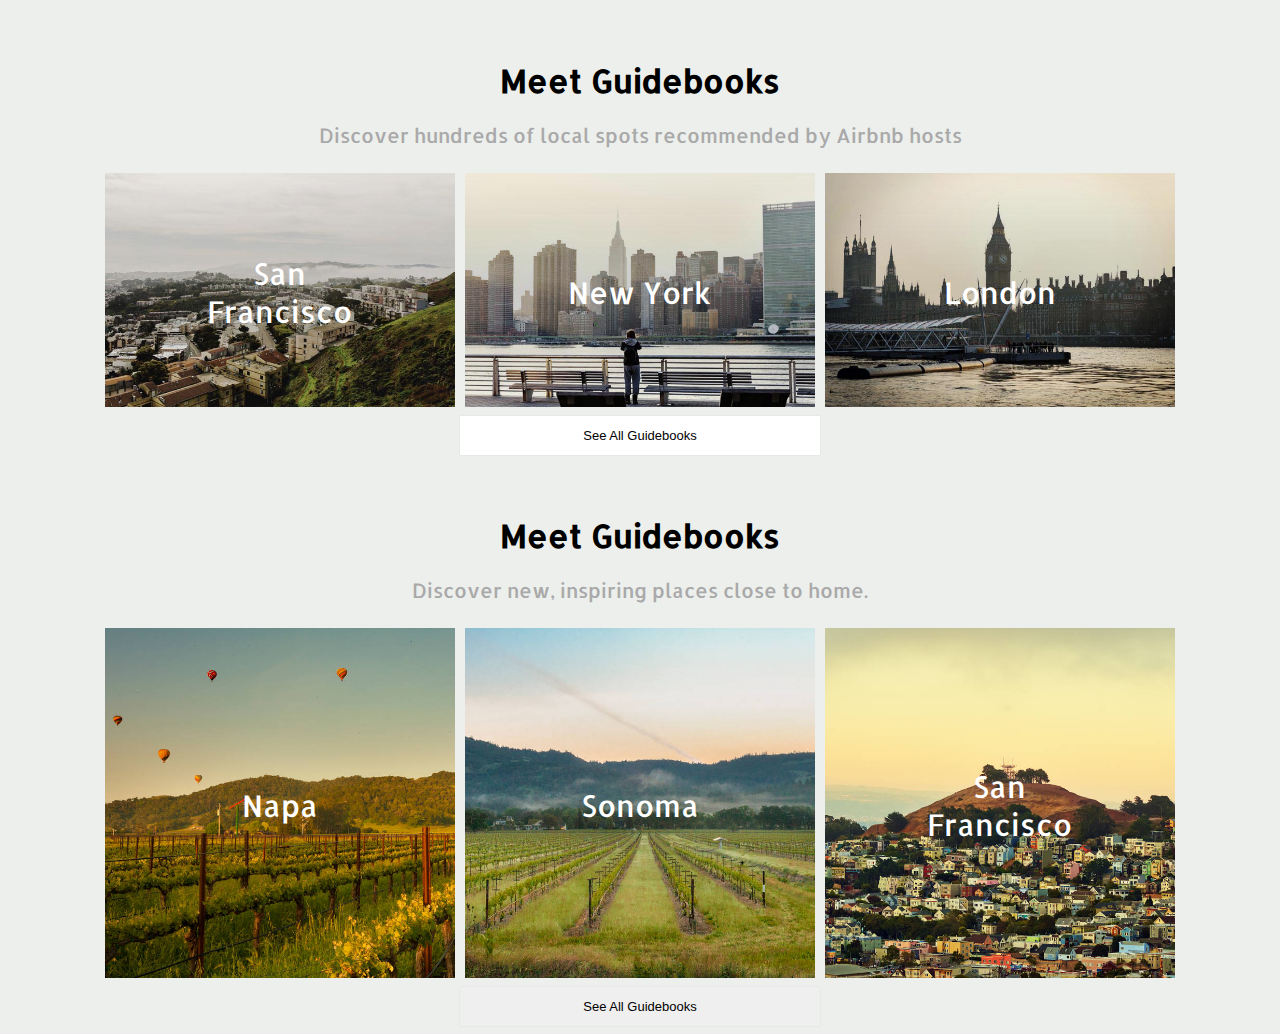
<file: MohammedAlotifi/week2/01-airbnb-layout/index.html>
<!DOCTYPE html>
<html lang="en">
<head>
  <meta charset="UTF-8">
  <meta name="viewport" content="width=device-width, initial-scale=1">
  <link rel="stylesheet" type="text/css" href="css/style.css">
  <link href='https://fonts.googleapis.com/css?family=Allerta' rel='stylesheet'>
  <title>Hello Front-End</title>
</head>
<body>
    <div class="h1">
      <h1>Meet Guidebooks</h1>
    <p>Discover hundreds of local spots recommended by Airbnb hosts</p></div>

    <div class="row">
      <div class="column">
        <img src="img/san-francisco.jpg" alt="Snow" style="width:100%">
        <div class="desc">San Francisco</div>
      </div>
      <div class="column">
        <img src="img/new-york.jpg" alt="Forest" style="width:100%">
        <div class="desc">New York</div>
      </div>
      <div class="column">
        <img src="img/london.jpg" alt="Mountains" style="width:100%">
        <div class="desc">London</div>
      </div>
      <button class="btn more"><span>See All Guidebooks </span></button>
    </div>

    <div class="h2">
      <h1>Meet Guidebooks</h1>
    <p>Discover new, inspiring places close to home.</p></div>

    <div class="row">
      <div class="column">
        <img src="img/napa.jpg" alt="Snow" style="width:100%">
        <div class="desc">Napa</div>
      </div>
      <div class="column">
        <img src="img/sonoma.jpg" alt="Forest" style="width:100%">
        <div class="desc">Sonoma</div>
      </div>
      <div class="column">
        <img src="img/san-francisco-2.jpg" alt="Mountains" style="width:100%">
        <div class="desc">San Francisco</div>
      </div>
      <button class="btn mores"><span>See All Guidebooks </span></button>
    </div>
</body>
</html>
</file>
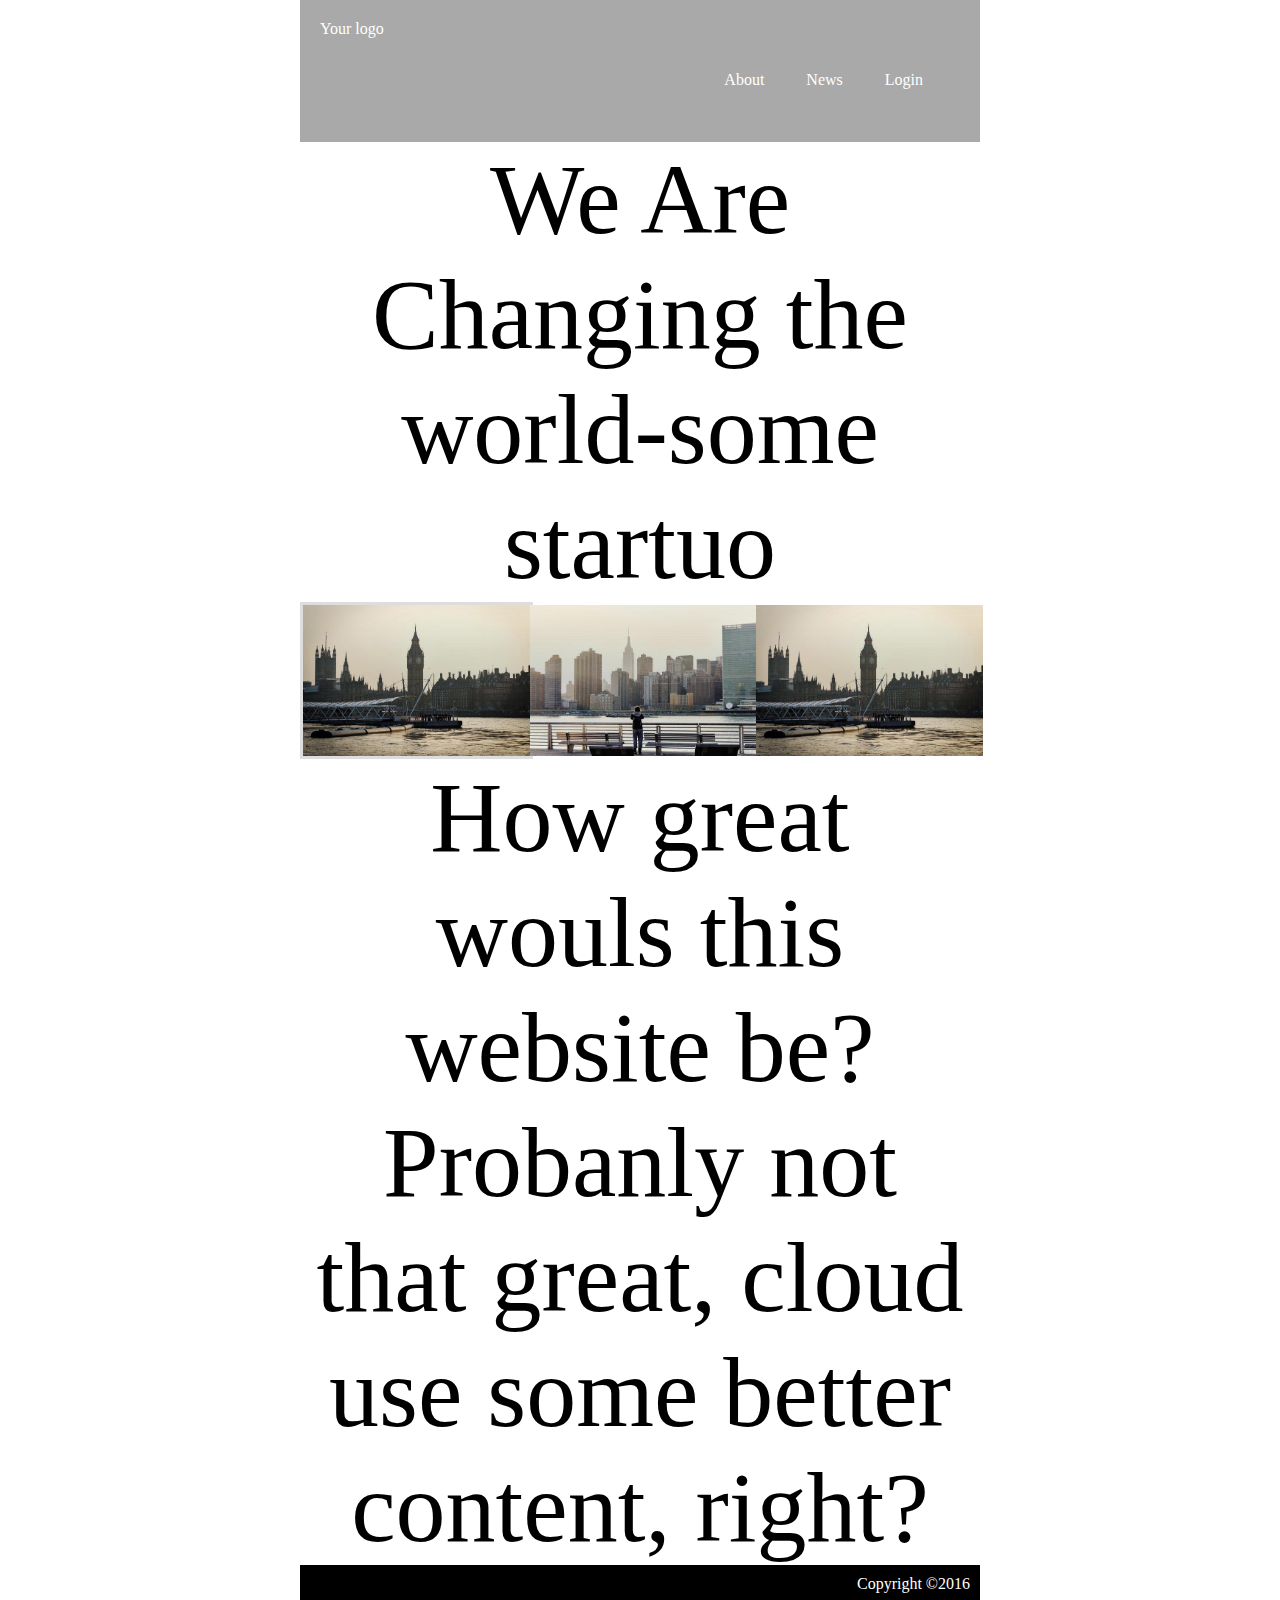
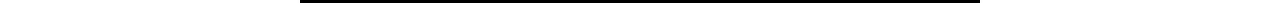
<file: MohammedAlotifi/week2/02-dom-tree/index.html>
<!DOCTYPE html>
<html>
    <head>
        <title>My Site</title>
        <link rel="stylesheet" href="home.css">
    </head>
<body>
    <!--nav-->
<div class="nav">
<div class="logo">Your logo
</div>
    <div class="list">
        <ul>
            <li>About</li>
            <li>News</li>
            <li>Login</li>
        </ul>
    </div>
</div>
</body>
<!--main-->
<main>
    <section>
        <div class="h1">We Are Changing the world-some startuo</div>
        <div class="img">
            <img src="img/london.jpg" alt="Snow" style="width:100%"> <img src="img/new-york.jpg" alt="Snow" style="width:100%">
            <img src="img/london.jpg" alt="Snow" style="width:100%">
        </div>
        <div class="h2">
            How great wouls this website be?
            Probanly not that great, cloud use some better content, right?
        </div>
    </section>
    <!--Footer-->
    <div class="footer">
            Copyright &copy2016
    </div>
</main>

</html>
</file>
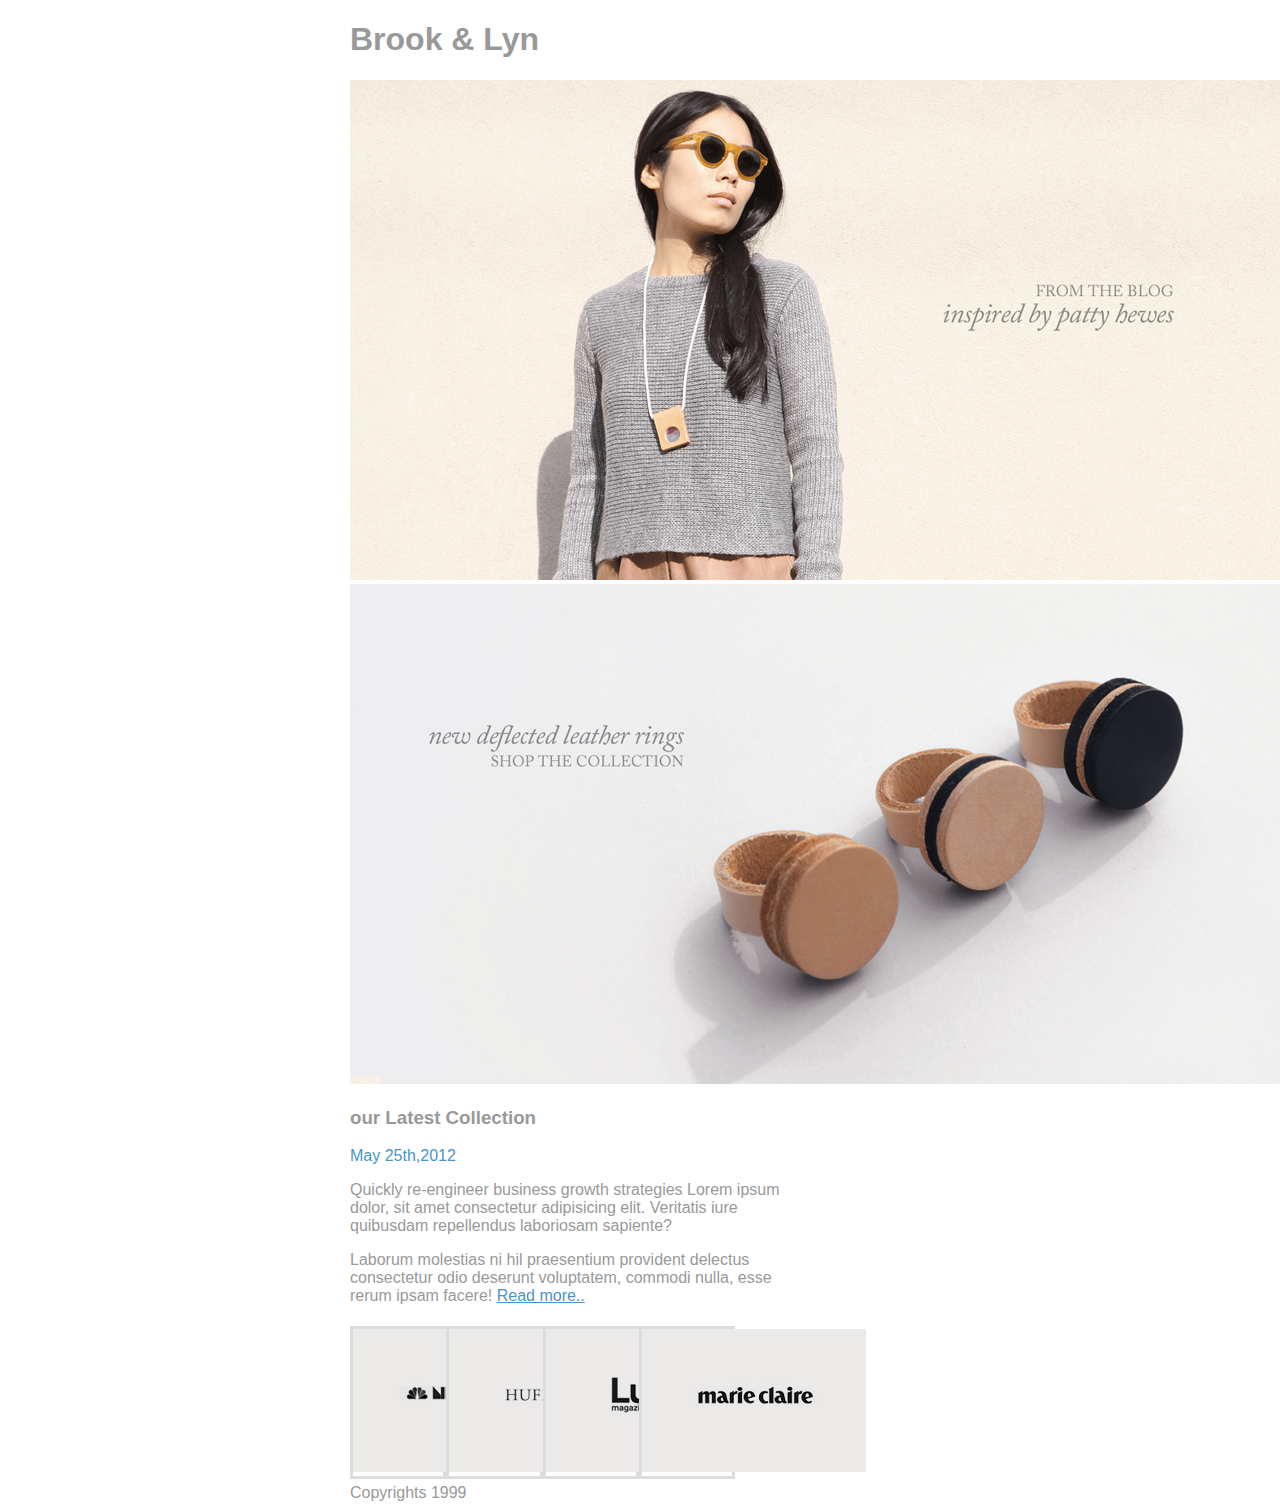
<file: MohammedAlotifi/week2/03-brooklyn-source_HW/index.html>
<!doctype html>
<html lang="en">
<head>
    	<meta charset="utf-8">
    	<meta name="description" content="">
    	<meta name="keywords" content="">
	
		<title>Brook &amp; Lyn</title>
		
		<!-- external CSS link -->
		<link rel="stylesheet" href="css/normalize.css">
		<link rel="stylesheet" href="css/style.css">
</head>

<body>
		<h1>Brook & Lyn</h1>
		<img class="head-img"  src="images/home-bloghero.png" alt="Home bloghero">
		<img class="head-img" src="images/home-rings.png" alt="Home rings">

	<div id="container">

<!-- <section> -->
<h3> our Latest Collection</h3>
<p class="date"> May 25th,2012</p>
<p>Quickly re-engineer business growth strategies Lorem ipsum dolor, sit amet consectetur adipisicing elit. Veritatis iure quibusdam repellendus laboriosam sapiente? </p>
<p>Laborum molestias ni hil praesentium provident delectus consectetur odio deserunt voluptatem, commodi nulla, esse rerum ipsam facere! <a href="" >Read more..
</a> 
</p>
</section>

<div class="four"><img class="logos" src="images/press-nbcnewyork.gif" alt=""></div>
<div class="four"><img class="logos" src="images/press-huffpost.gif" alt=""></div>
<div class="four"><img class="logos" src="images/press-logo_lucky.gif" alt=""></div>
<div class="four"><img class="logos" src="images/press-marieclaire.gif" alt=""></div>
<!--footer-->
<footer>Copyrights 1999 </footer>
	</div><!-- #container --> 
</body>
</html>
</file>
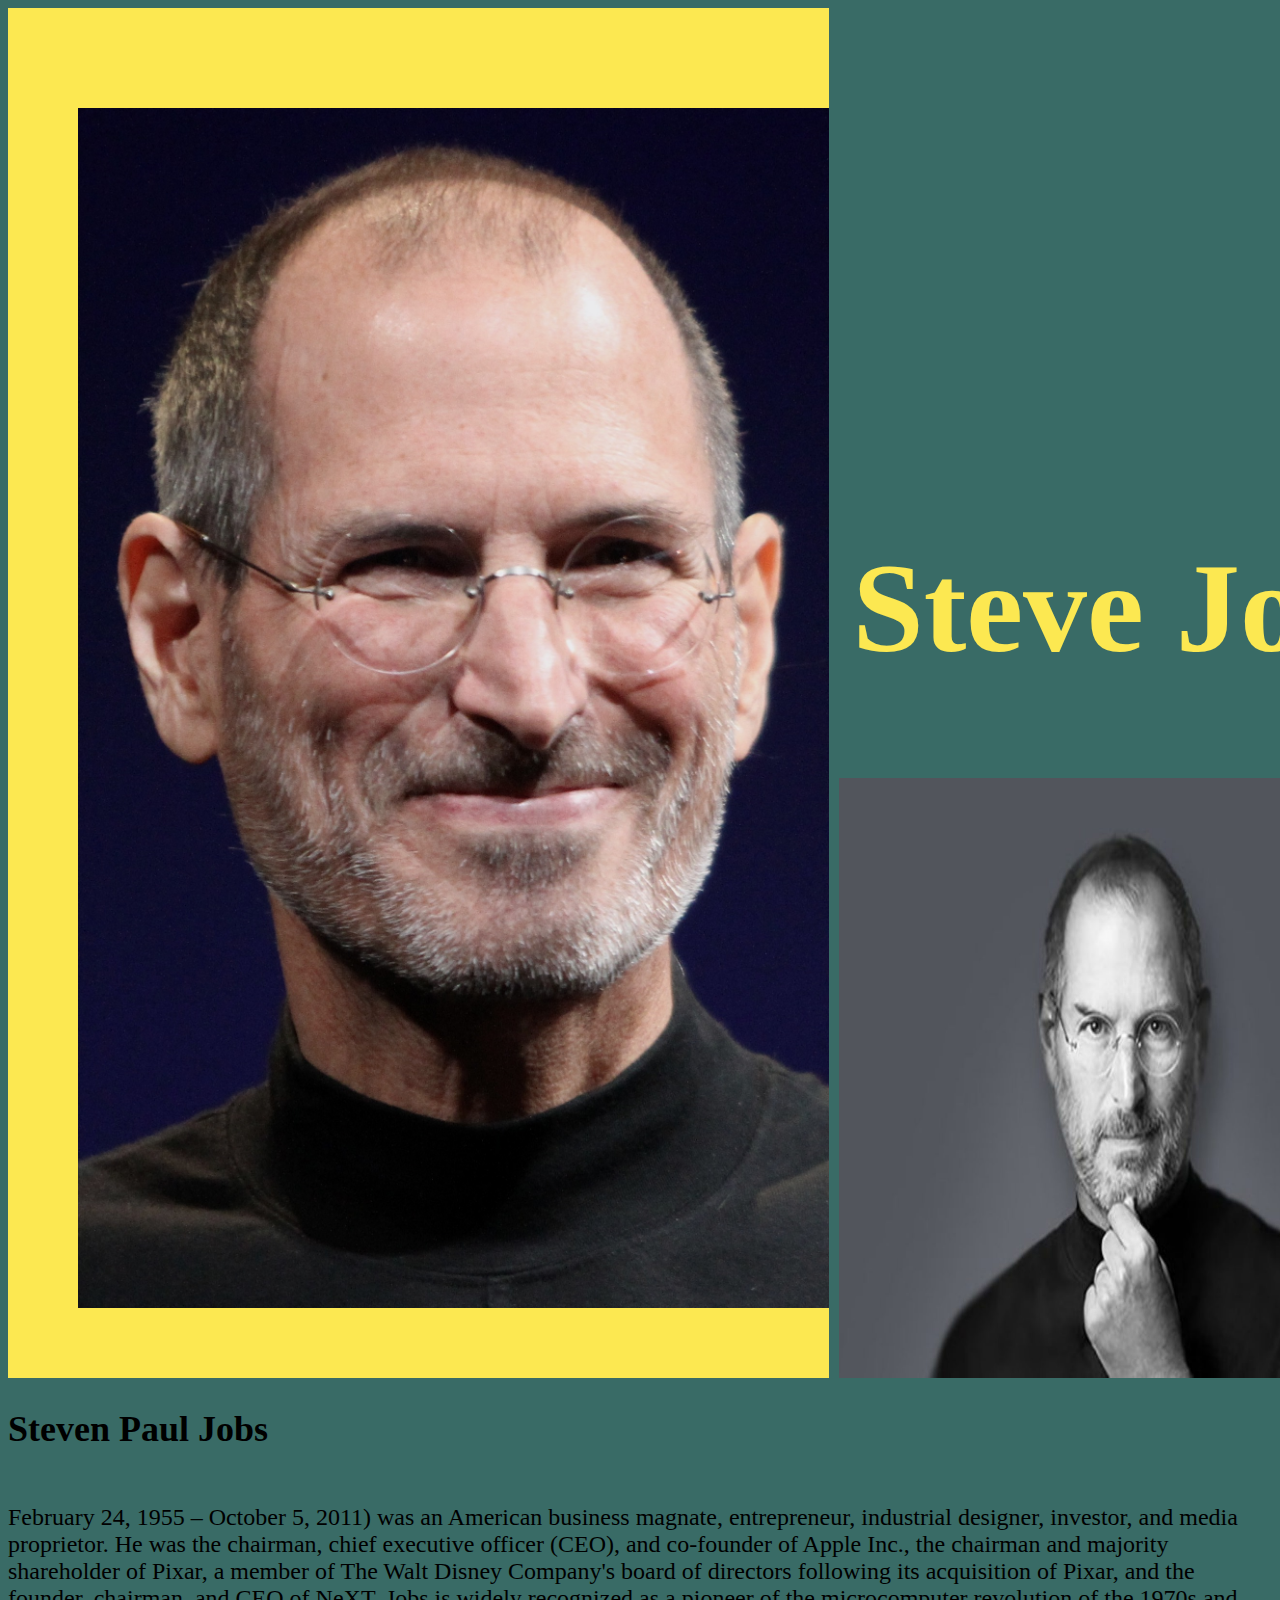
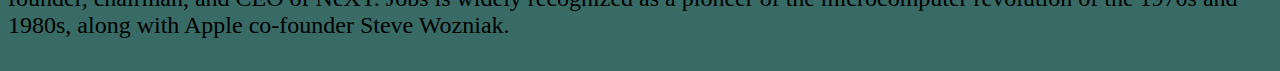
<file: MohammedAlotifi/week3/02-your-favorite-musician/index.html>
<!DOCTYPE html>
<html lang="en">
<head>
    <meta charset="UTF-8">
    <meta name="viewport" content="width=device-width, initial-scale=1.0">
    <meta http-equiv="X-UA-Compatible" content="ie=edge">
    <title>Steve Jobs</title>
    <link rel="stylesheet" href="style/style.css">
</head>
<body>
    <div class="header">
        <div class="img">
                <div class="img h1">
                        <h1>Steve Jobs</h1>
                     </div>
            <div class="img one">
               <img src="img/Steve_1.jpg" alt="" style="height: 1200px;
               width: auto;">
            </div>
            <div class="img tow">
                <img src="img/Steve-2.jpg" alt="" style="height: 600px;
                width: 600px;">
            </div>  
            <div class="img three">
               <img src="img/Steve-3.jpg" alt="" style="height: 600px;
               width: 400px;">
            </div>
        </div>
        <div class="about">
         <h2>Steven Paul Jobs</h2>
            <p>February 24, 1955 – October 5, 2011) was an American business magnate, entrepreneur, industrial designer, investor, and media proprietor. He was the chairman, chief executive officer (CEO), and co-founder of Apple Inc., the chairman and majority shareholder of Pixar,
                 a member of The Walt Disney Company's board of directors following its acquisition of Pixar, and the founder, chairman, and CEO of NeXT. 
                 Jobs is widely recognized as a pioneer of the microcomputer revolution of the 1970s and 1980s, along with Apple co-founder Steve Wozniak.</p>
        </div>         
    </div>

    
</body>
</html>
</file>
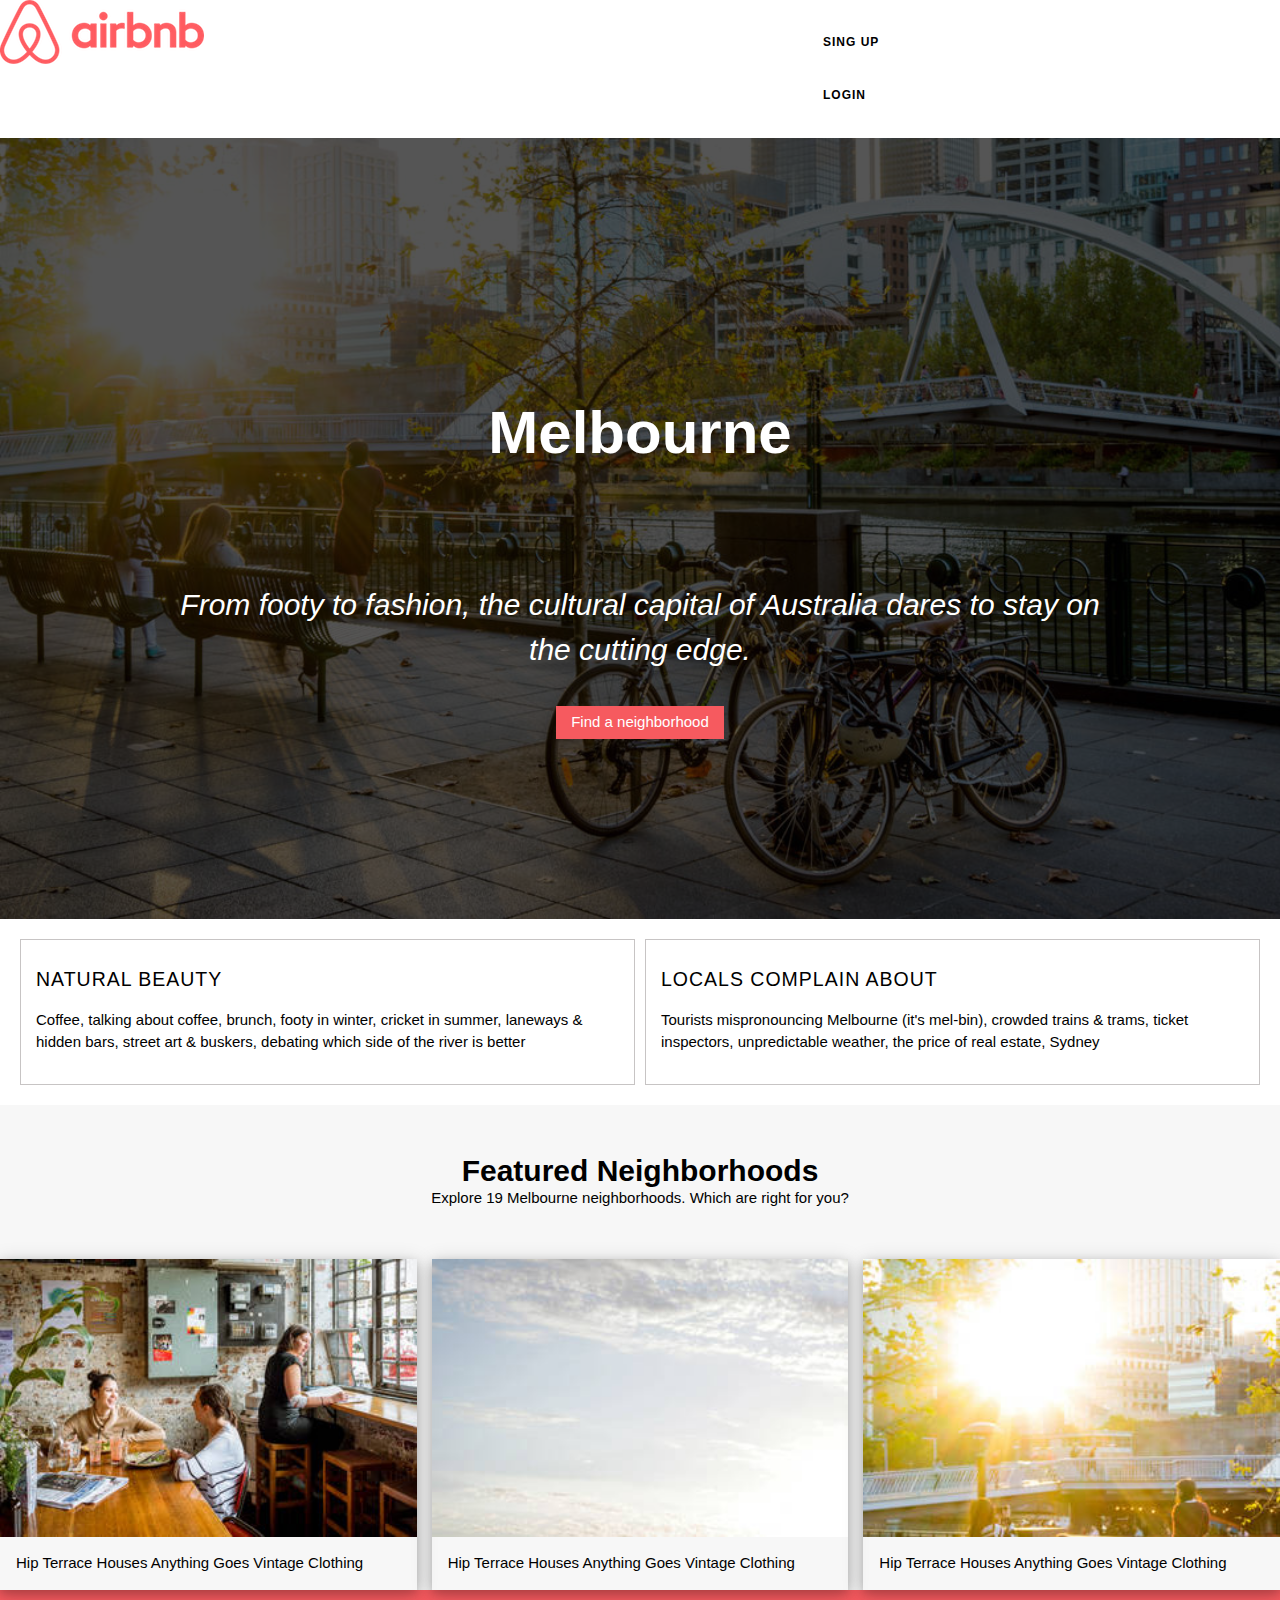
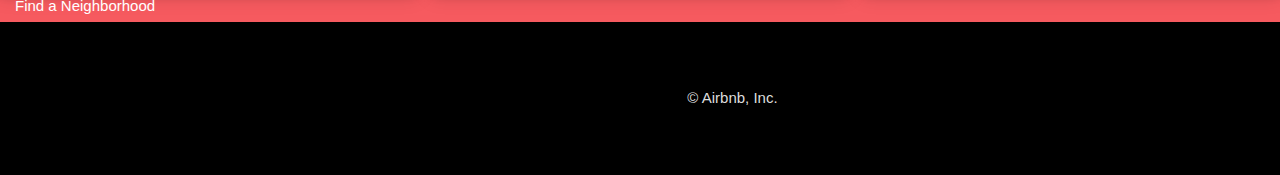
<file: MohammedAlotifi/week3/03-airbnb-layout-advanced/index.html>
<!DOCTYPE html>
<html lang="en">
  <head>
    <meta charset="UTF-8" />
    <meta name="viewport" content="width=device-width, initial-scale=1.0" />
    <meta http-equiv="X-UA-Compatible" content="ie=edge" />
    <title>National Parks</title>
    <link rel="stylesheet" type="text/css" href="css/styles.css" />
    <link rel="stylesheet" href="https://www.w3schools.com/w3css/4/w3.css">
  </head>
  <body>
    <header>
      <div class="logo"><img src="img/logo.png" alt="">
      <nav>
        <ul class="navigation">
          <li><a href="#hero">Sing Up</a></li>
          <li><a href="#about">Login</a></li>
        </ul>
      </nav>
    </div>
    </header>
    <main>
      <section id="hero" class="hero-cont">
        <div class="hero">
          <h2>Melbourne</h2>
          <h1>From footy to fashion, the cultural capital of Australia dares to stay on the cutting edge.</h1>
          <a class="aboutbtn" href="#about">Find a neighborhood</a>
        </div>
      </section>
          <div class="aboutrow">
            <div class="aboutcol">
              <h4>Natural Beauty</h4>
              <p>
                Coffee, talking about coffee, brunch, footy in winter, cricket in summer, 
                laneways & hidden bars, street art & buskers, debating which side of the river is better
              </p>
            </div>
            <div class="aboutcol">
              <h4>Locals Complain About</h4>
              <p>
                Tourists mispronouncing Melbourne (it's mel-bin), 
                crowded trains & trams, ticket inspectors, 
                unpredictable weather, the price of real estate, Sydney
              </p>
            </div>
          </div>
        </div>
        <div class="feat-right">
          <h3>Featured Neighborhoods</h3>
          <p>
            Explore 19 Melbourne neighborhoods. Which are right for you?
          </p>
        </div>
          <div class="img">
          <div class="w3-card-4" style="width:100%">
            <img src="img/fitzroy.jpg" alt="Person" style="width:100%">
            <div class="w3-container">
              <p>Hip Terrace Houses Anything Goes Vintage Clothing</p>
         </div>
         </div>
         <div class="w3-card-4" style="width:100%">
          <img src="img/st-kilda.jpg" alt="Person" style="width:100%">
          <div class="w3-container">
            <p>Hip Terrace Houses Anything Goes Vintage Clothing</p>
       </div>
         </div>
         <div class="w3-card-4" style="width:100%">
          <img src="img/central-business-district.jpg" alt="Person" style="width:100%">
          <div class="w3-container">
            <p>Hip Terrace Houses Anything Goes Vintage Clothing</p>
        </div>
         </div>
        </div>
         
      <section id="cta" class="cta">
          <a class="contactbtn">Find a Neighborhood</a>
      </section>
    </main>
    <footer>
        <p class="footer">© Airbnb, Inc.</p>
    </footer>
  </body>
</html>
</file>
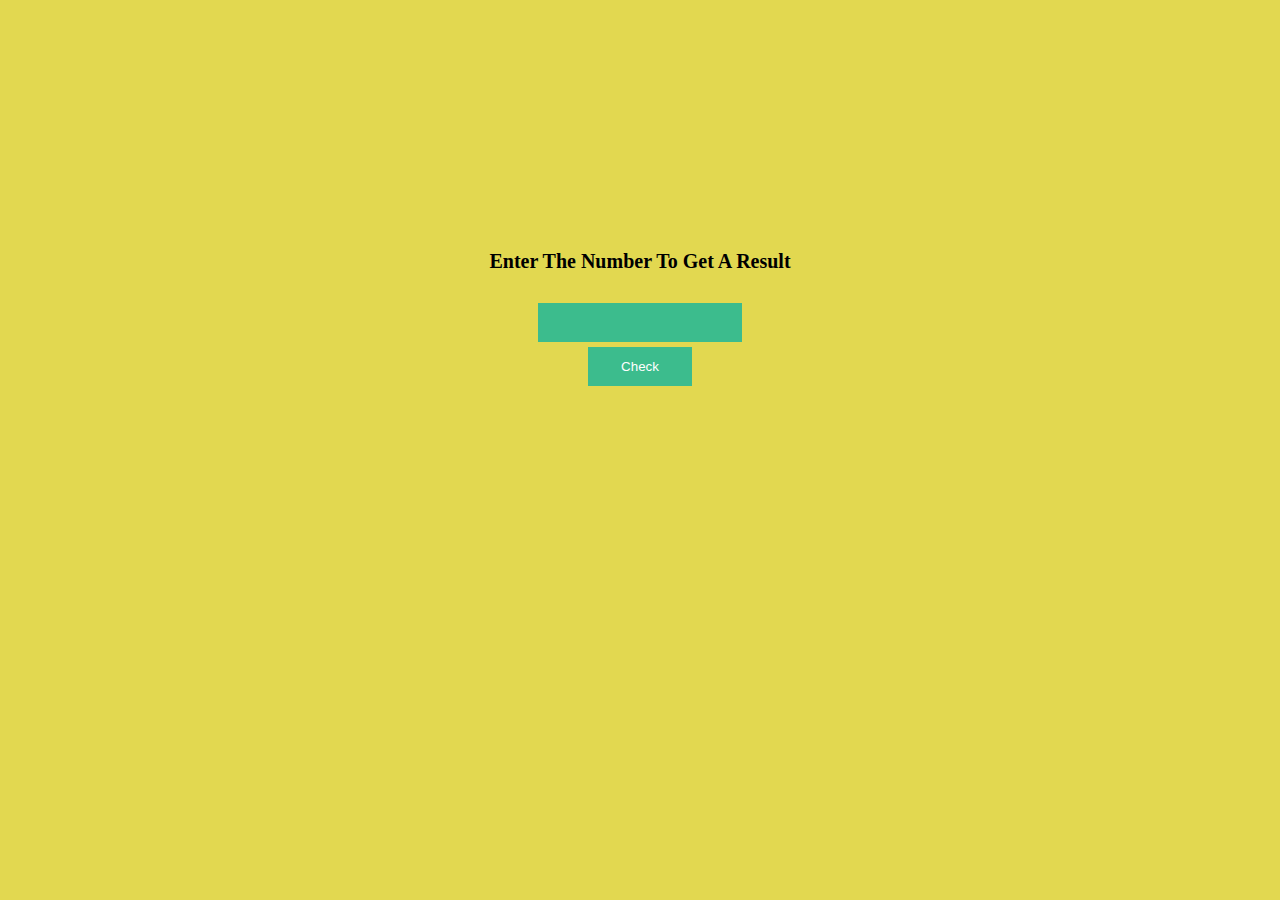
<file: MohammedAlotifi/week4/Homework/index.html>
<!DOCTYPE html>
<html lang="en">
 <head>
    <meta charset="UTF-8">
    <meta name="viewport" content="width=device-width, initial-scale=1.0">
    <meta http-equiv="X-UA-Compatible" content="ie=edge">
    <title>My First JavaScript</title>
    <link rel="stylesheet" href="style.css">
    <script src="java.js"></script>
 </head>
  <body>
     <div class="no">
        
           <h3>Enter The Number To Get A Result</h3>

            <input type="number" id="myNumber" value="">
            <button onclick="myFunction()">Check</button>
            <p id="Result"></p>
     </div>
  </body>
</html>
</file>
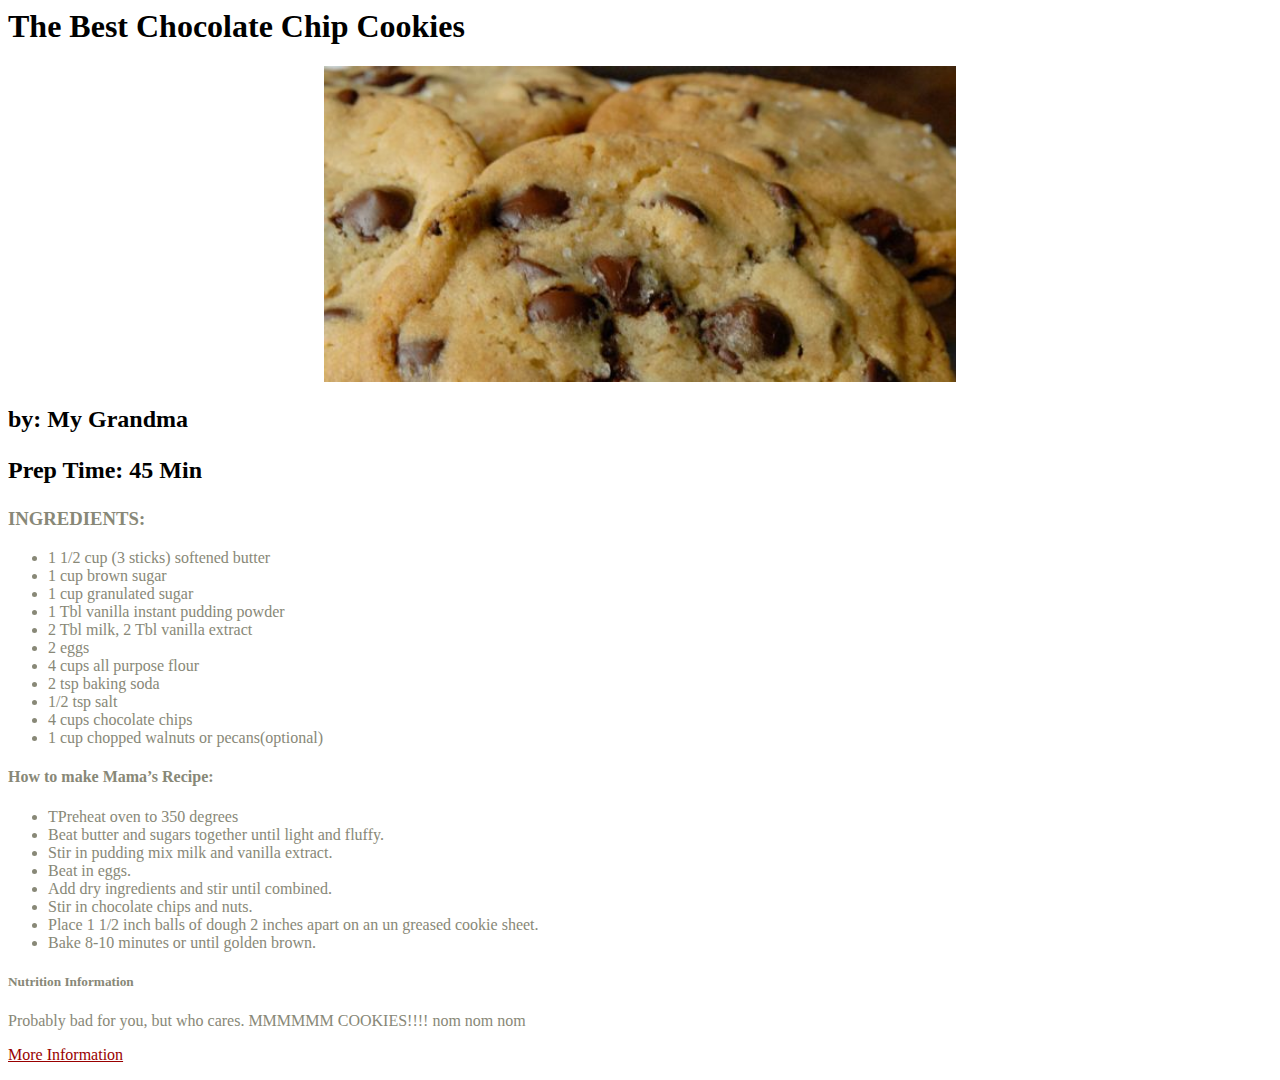
<file: MohammedAlotifi/week1/01_html_basics/assignments/cookie_recipe/index.html>
﻿

<html><head><title>Get Cookie</title>
<link rel="stylesheet" href="../cookie_recipe/Home.css"></head>
<h1>The Best Chocolate Chip Cookies</h1>

<img src="../cookie_recipe/cookies.jpg" alt="The Best Chocolate Chip Cookies">

<h2><p>by: My Grandma</p> <p>Prep Time: 45 Min</p>
</h2>
<div class="how">
<h3>INGREDIENTS:</h3><ul>
    <li>1 1/2 cup (3 sticks) softened butter</li><li>1 cup brown sugar</li><li>1 cup granulated sugar</li>
    <li>1 Tbl vanilla instant pudding powder</li>
    <li>2 Tbl milk, 2 Tbl vanilla extract</li>
    <li>2 eggs</li><li>4 cups all purpose flour</li><li>2 tsp baking soda</li>
    <li>1/2 tsp salt</li><li>4 cups chocolate chips</li>
    <li>1 cup chopped walnuts or pecans(optional)</li>
</ul>
<h4>How to make Mama’s Recipe:</h4>
    <ul>
    <li>TPreheat oven to 350 degrees</li><li>Beat butter and sugars together until light and fluffy.</li>
    <li>Stir in pudding mix milk and vanilla extract.</li><li>Beat in eggs.</li>
    <li>Add dry ingredients and stir until combined.</li><li>Stir in chocolate chips and nuts.</li>
    <li>Place 1 1/2 inch balls of dough 2 inches apart on an un greased cookie sheet.</li>
    <li>Bake 8-10 minutes or until golden brown.</li>
</ul>
<h5>Nutrition Information</h5>

    <p>Probably bad for you, but who cares. MMMMMM COOKIES!!!! nom nom nom</p>
</div>
<p><a class="link" href="http://www.opensourcefood.com/people/Amanori/recipes/mamas-recipe-the-best-chocolate-chip-cookies" target = "_blank"> More Information</a></p>
</html>
</file>
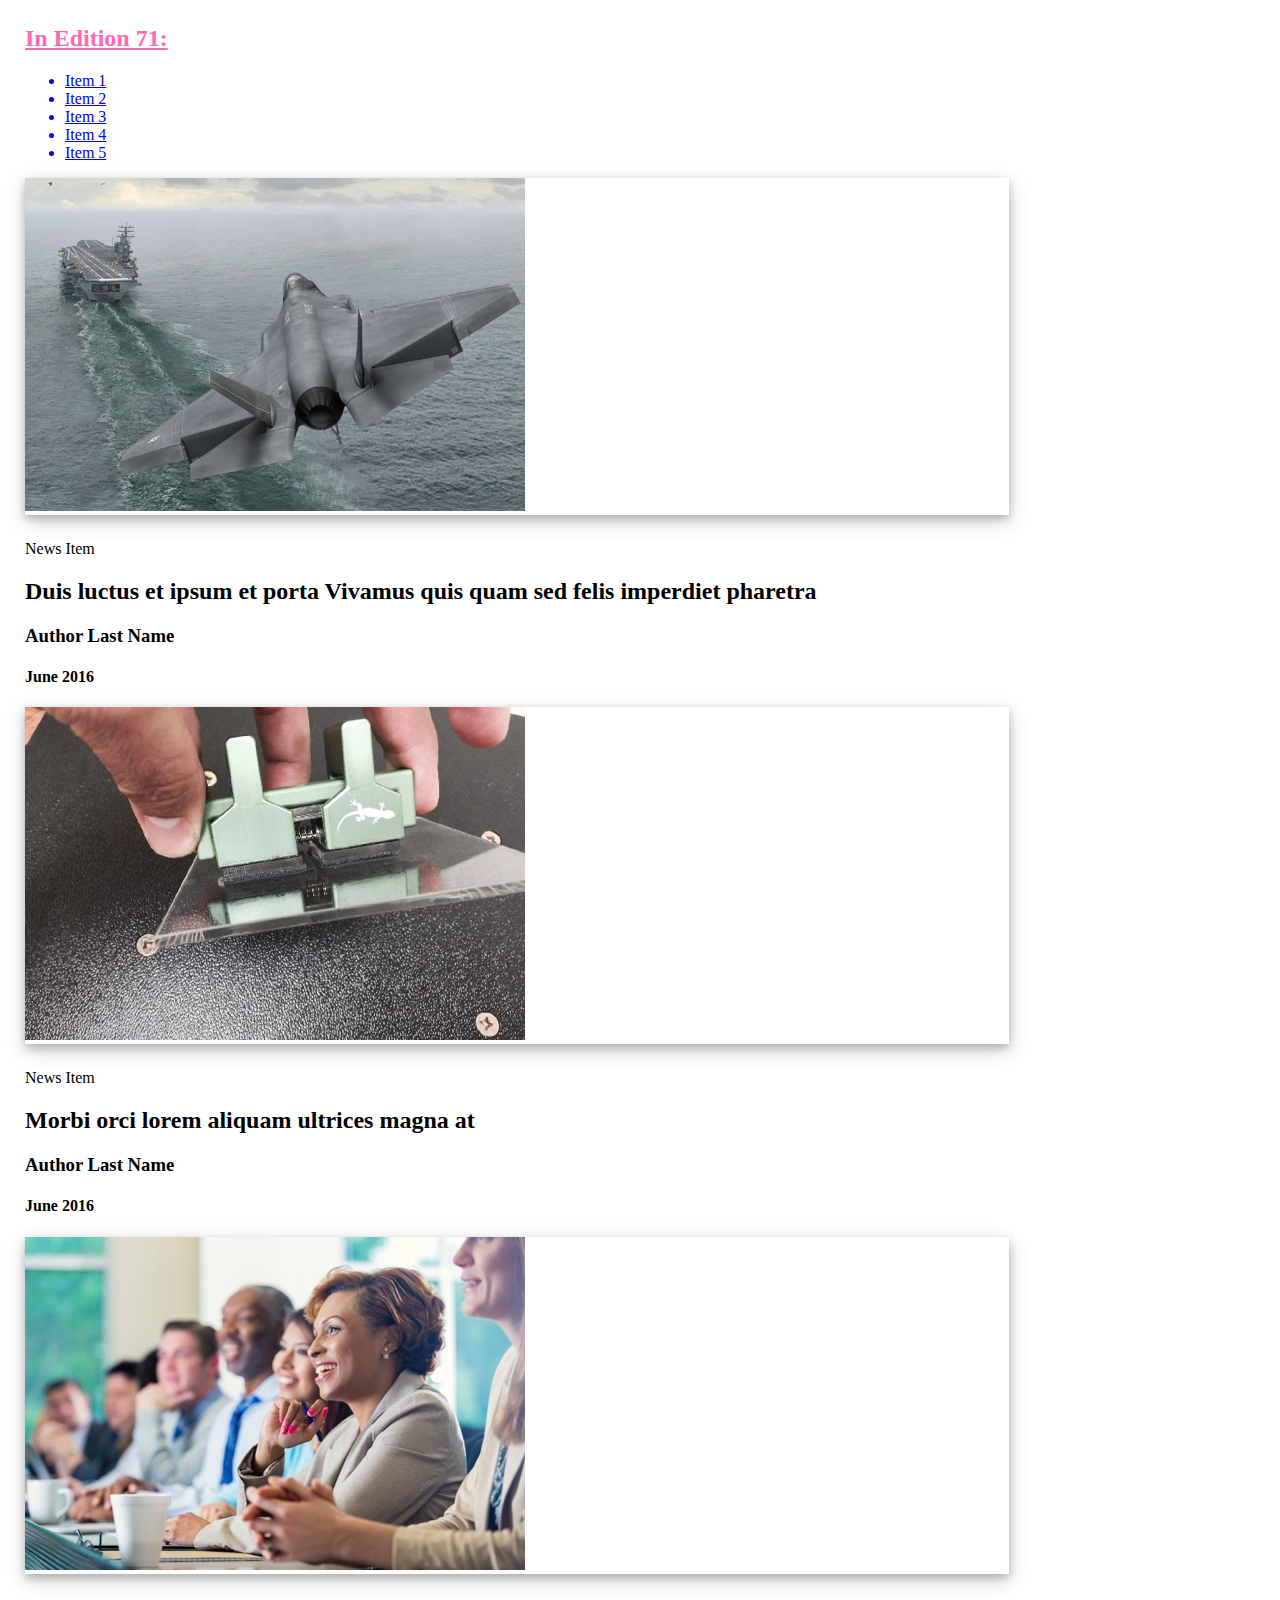
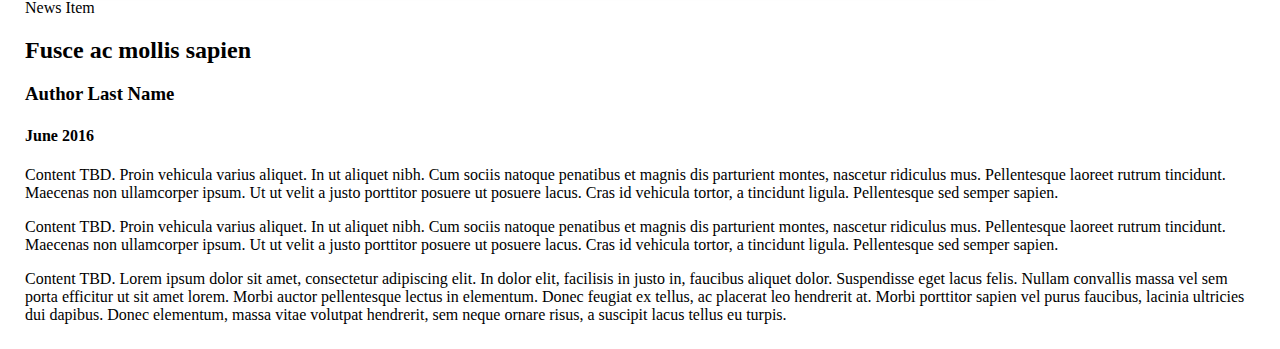
<file: MohammedAlotifi/week1/02_css_basics/assignments/05-css-experiment-time/index.html>
<!doctype html>
<html class="no-js" lang="en">
  <head>
    <meta charset="utf-8">
    <meta name="description" content="">
    <meta name="viewport" content="width=device-width, initial-scale=1">
    <title>AA Sample Page</title>

    <link rel="apple-touch-icon" href="apple-touch-icon.png">
    <link rel="stylesheet" href="main.css">
  </head>
  <body>

  <main class="aa">


    <!-- Issue Columns -->
    <section class="hp-issue-container">
      <div class="hp-issue-content">
        <h2 class="hp-issue-index">In Edition 71:</h2>
        <ul class="hp-issue-article-list">
          <li>Item 1</li>
          <li>Item 2</li>
          <li>Item 3</li>
          <li>Item 4</li>
          <li>Item 5</li>
        </ul>
      </div>
    </section>

    <!-- Homepage News Layout -->
    <section class="hp-news-container">
      <div class="polaroid">
        <img src="img/aa_sample_3_sized.jpg" alt="F-22 landing on aircraft carrier" />
      </div>
        <span class="hp-news-category">News Item</span>
       <div class="h3-1"> <h2 class="hp-news-title">Duis luctus et ipsum et porta Vivamus quis quam sed felis imperdiet pharetra</h2>
        <h3 class="hp-news-author">Author Last Name</h3>
        <h4 class="hp-news-date">June 2016</h4>
      </div>
      <div class="polaroid">
        <img src="img/aa_sample_9_sized.jpg" alt="Electronic chip board" />
      </div>
        <div class="h2-4"><span class="hp-news-category">News Item</span>
        <h2 class="hp-news-title">Morbi orci lorem aliquam ultrices magna at</h2>
        <h3 class="hp-news-author">Author Last Name</h3>
        <h4 class="hp-news-date">June 2016</h4>
      </div>
      <div class="polaroid">
        <img src="img/aa_sample_7_sized.jpg" alt="Racially diverse board meeting" />
      </div>
        <div class="h3-5">
          <span class="hp-news-category">News Item</span>
        <h2 class="hp-news-title">Fusce ac mollis sapien</h2>
        <h3 class="hp-news-author">Author Last Name</h3>
        <h4 class="hp-news-date">June 2016</h4>
      </div>
    </section>
  </main>

  <footer class="footer-container">
    <div class="footer-block-container footer-block-container-1">
      <p>Content TBD. Proin vehicula varius aliquet. In ut aliquet nibh. Cum sociis natoque penatibus et magnis dis parturient montes, nascetur ridiculus mus. Pellentesque laoreet rutrum tincidunt. Maecenas non ullamcorper ipsum. Ut ut velit a justo porttitor posuere ut posuere lacus. Cras id vehicula tortor, a tincidunt ligula. Pellentesque sed semper sapien.</p>
    </div>
    <div class="footer-block-container footer-block-container-2">
      <p>Content TBD. Proin vehicula varius aliquet. In ut aliquet nibh. Cum sociis natoque penatibus et magnis dis parturient montes, nascetur ridiculus mus. Pellentesque laoreet rutrum tincidunt. Maecenas non ullamcorper ipsum. Ut ut velit a justo porttitor posuere ut posuere lacus. Cras id vehicula tortor, a tincidunt ligula. Pellentesque sed semper sapien.</p>
    </div>
    <div class="footer-block-container footer-block-container-3">
      <p>Content TBD. Lorem ipsum dolor sit amet, consectetur adipiscing elit. In dolor elit, facilisis in justo in, faucibus aliquet dolor. Suspendisse eget lacus felis. Nullam convallis massa vel sem porta efficitur ut sit amet lorem. Morbi auctor pellentesque lectus in elementum. Donec feugiat ex tellus, ac placerat leo hendrerit at. Morbi porttitor sapien vel purus faucibus, lacinia ultricies dui dapibus. Donec elementum, massa vitae volutpat hendrerit, sem neque ornare risus, a suscipit lacus tellus eu turpis.</p>
    </div>
  </footer>

  </body>
</html>
</file>
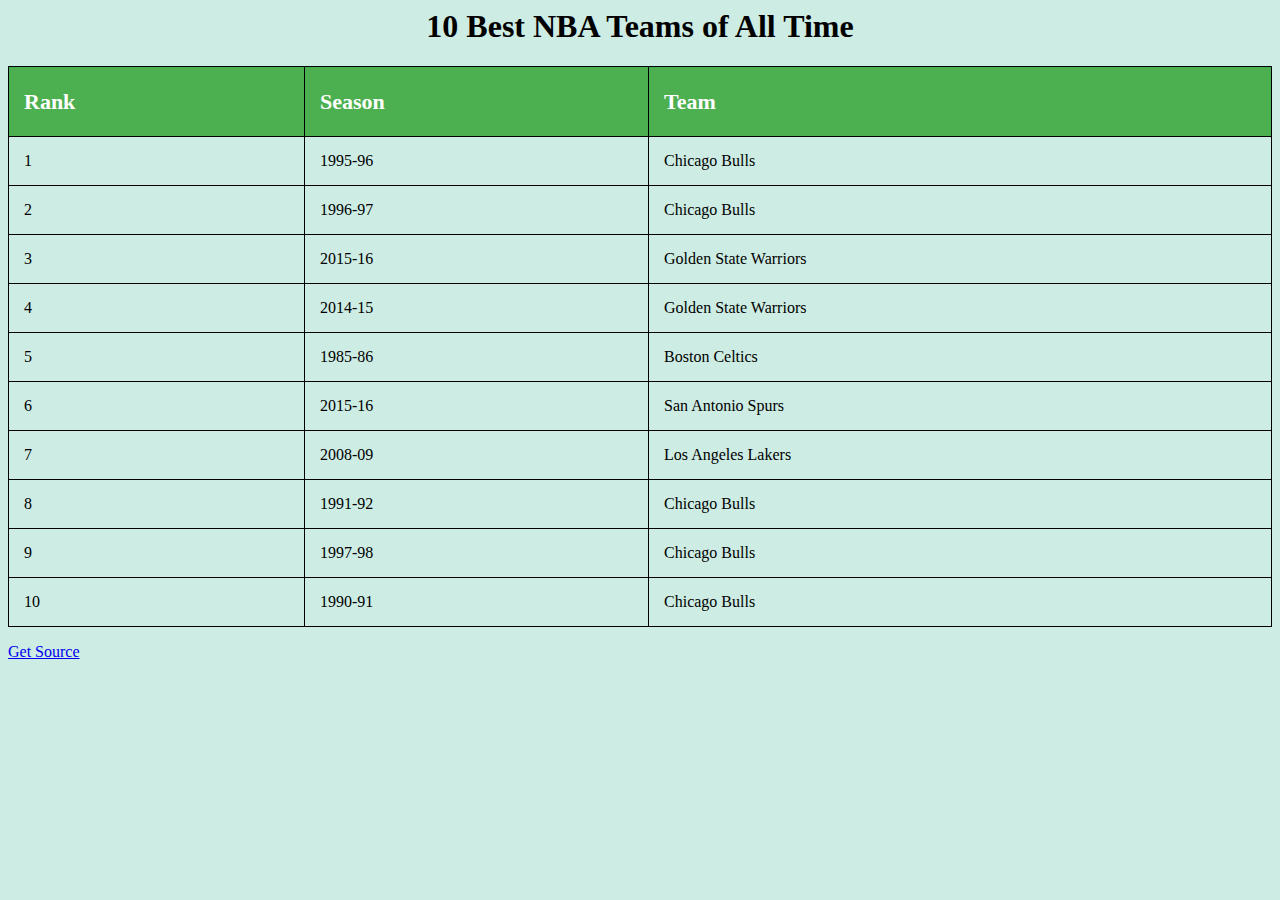
<file: MohammedAlotifi/week1/02_css_basics/assignments/03-table-for-your-troubles/solution.html>
<html>
	<head>
      <link rel="stylesheet" href="../03-table-for-your-troubles/task.css">
  </head>
  <body>
	<h1>10 Best NBA Teams of All Time</h1>
	<table class="t">
  	<tr>
  		<th>Rank</th>
  		<th>Season</th>
  		<th>Team</th>
  	</tr>
	</thead>
  	<tr>
  		<td>1</td>
  		<td>1995-96</td>
  		<td>Chicago Bulls  </td>
  	</tr>
  	<tr>
  		<td>2</td>
  		<td>1996-97</td>
  		<td>Chicago Bulls  </td>
  	</tr>
    <tr>
      <td>3</td>
      <td>2015-16</td>
      <td>Golden State Warriors</td>
    </tr>
    <tr>
      <td>4</td>
      <td>2014-15</td>
      <td>Golden State Warriors</td>
    </tr>
    <tr>
      <td>5</td>
      <td>1985-86</td>
      <td>Boston Celtics</td>
    </tr>
    <tr>
      <td>6</td>
      <td>2015-16</td>
      <td>San Antonio Spurs</td>
    </tr>
    <tr>
      <td>7</td>
      <td>2008-09</td>
      <td>Los Angeles Lakers</td>
    </tr>
    <tr>
      <td>8</td>
      <td>1991-92</td>
      <td>Chicago Bulls  </td>
    </tr>
    <tr>
      <td>9</td>
      <td>1997-98 </td>
      <td>Chicago Bulls  </td>
    </tr>
    <tr>
      <td>10</td>
      <td>1990-91 </td>
      <td>Chicago Bulls  </td>
    </tr>
</table>
<p><a href="http://fivethirtyeight.com/features/after-all-that-the-warriors-arent-even-the-second-best-team-ever">Get Source</a></p>
</body>
</html>
</file>
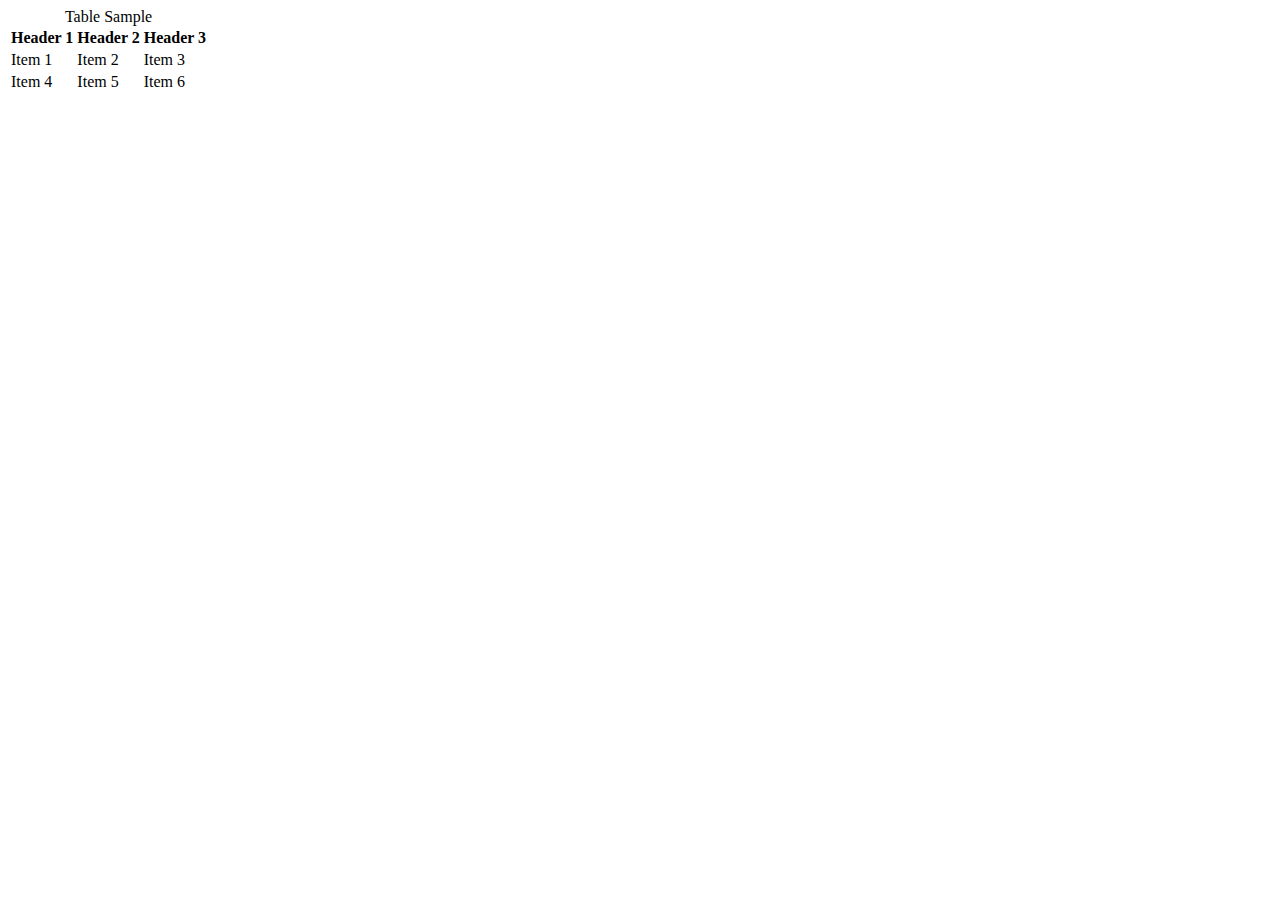
<file: MohammedAlotifi/week1/02_css_basics/assignments/03-table-for-your-troubles/table.html>
<!DOCTYPE HTML>
<html>
	<head></head>
	<body>
		<table>
			<caption>Table Sample</caption>
			<thead>
		  	<tr>
		  		<th>Header 1</th>
		  		<th>Header 2</th>
		  		<th>Header 3</th>
		  	</tr>
			</thead>
			<tbody>
		  	<tr>
		  		<td>Item 1</td>
		  		<td>Item 2</td>
		  		<td>Item 3</td>
		  	</tr>
		  	<tr>
		  		<td>Item 4</td>
		  		<td>Item 5</td>
		  		<td>Item 6</td>
		  	</tr>
			</tbody>
		</table>
	</body>
</html>
</file>
<file: MohammedAlotifi/week2/01-airbnb-layout/css/style.css>
body{
  margin-left: 100px; margin-right: 100px;
  font-family: 'Allerta';
  background-color: #ECEFEC;

}
.h1, .h2 {
  text-align: center;
  margin-top: 60px;

}
 .h1>p, .h2>p{
  color: darkgrey;
  font-size: 20px;
}
* {box-sizing: border-box;}
.column {
  position: relative;
  float:left;
  width: 33.33%;
  padding: 5px;
  text-align: center;
  color:white;

}
.desc{
  position: absolute;
  top: 50%;
  left: 50%;
  transform: translate(-50%, -50%);
  font-size: 30px;
}

.row::after {
  content: "";
  clear: both;
  display: table;}
  .btn {
    border: none;
    color: black;
    padding: 12px 110px;
    font-size: 13px;
    cursor: pointer;
    box-shadow: 0 0 1px #CCCCCC;
width: 33.33%;
margin:auto;
  display:block;
 margin-top: 40px;

  }
.more {background-color: white;}
.more:hover {background-color: #CCCCCC;}
</file>
<file: MohammedAlotifi/week2/02-dom-tree/home.css>
body{margin: 0px;
    margin-right: 300px;
    margin-left: 300px;}
.nav {background-color: darkgray;; 
    padding: 20px;
    color: white;
    
}
.logo{
    margin: 0px; text-align: left;
    font-size: ;
}
.list{text-align: right;
    padding: 17px;}
    ul{text-align: right;
        margin-inline: 1px; ;
    }
.nav ul li{
    display: inline;
    padding: 19px;

}
ul li:hover{
    background-color: rgb(211, 95, 95);
}
.main {text-align: center;
    padding: 20px;
    margin: 0px;


}
.footer{
    text-align: center;
    background-color: black;
    margin: 0px;
    color: white;
    padding: 10px;

}
.h1{ text-align: center;
font-size: 100px;}
.h2{ text-align: center;
    font-size: 100px;}
.img{
    display: inline-flex;
    align-items: center;
    border: 3px solid #ddd;
  border-radius: 0px;
  padding: 0px;
    width: 33.33%;
   
}
.footer{text-align: right;}
</file>
<file: MohammedAlotifi/week2/03-brooklyn-source_HW/css/style.css>
/* 

## Style Hints: 

Body Font Size = 12px
	 Line Height = 17px
	 Font Family = "Times New Roman", serif
	 Font Color = #656565

Link Hover Color = #20222a

*/
</file>
<file: MohammedAlotifi/week3/02-your-favorite-musician/style/style.css>
body{
    background-color: #396B66;
}
.img{
    display: grid;
    row-gap: 10px;
    column-gap: 10px;
}
.h1{
    display: grid;
    grid-column: 2/2;
    grid-row: 2/2;
    color: #FCE851;
    font-size: 400%;
    text-align: center;
}
.one{
    grid-column: 1/1;
    grid-row: 1/4;
    border-style: solid;
    border-width: 100px 0px 70px 70px;
    border-color: #FCE851;
    border-top: 50%;
    
    
}
.tow{
    grid-column: 2/3;
    grid-row: 3/3
    
}
.three{
    grid-column: 3/3;
    grid-row: 3/3;
}
.about{
    display: grid;
    font-size: 150%;
    text-align: left;
}
</file>
<file: MohammedAlotifi/week3/03-airbnb-layout-advanced/css/styles.css>
/* ======+++++======++++=====+++=== */
/* ============ DESKTOP RULES ===== */
/* ======+++++======++++=====+++=== */

/* desktop rules go here */

/* header & nav */

.logo{
  display: grid;
  grid-template-rows: 1;
  grid-template-columns: 3fr 1fr 1fr;
}
 
.navigation{
  display: grid;
  list-style-type: none;
  color: black;
}



.container .aboutrow {
  display: grid;
  grid-template-columns: 1fr 1fr 1fr;
}
.hero{
  display: grid;
}


/* feature */

.feature {
  display: grid;
  grid-template-columns: 1fr 1fr;
  grid-template-rows: 2fr;
}

/* cta */

.cta .container {
  display: grid;
  grid-template-rows: auto;
  grid-column: 2fr 1fr 2fr ;
  margin-top: 30px;
}


/* footer */

footer {
  display: grid;
  grid-template-columns: 1fr;
  grid-template-rows: auto;
}

.footernav{
  grid-column: 1;
  grid-row: 1/2;
  list-style-type: none;
}

.footer-col {
  grid-column: 2;
  grid-row: auto;
  margin-bottom: 0px;
}

.footer-right {
  grid-column: 3;
}

/* ======+++++======++++=====+++=== */
/* ========= DON'T TOUCH!!! ======= */
/* ======+++++======++++=====+++=== */

.container {
  width: 80vw;
  max-width: 1000px;
  padding: 50px;
  box-sizing: border-box;
  margin: 0px auto;
}

body {
  font-family: 'Nunito', Arial, sans-serif;
  background-color: #F7F7F7;
}

header {
  border-bottom: 3px solid white;
  background-color: white;
}



nav ul li {
  padding: 15px;
}

.navigation a {
  color: black;
  transition: all 0.2s;
  text-decoration: none;
  text-transform: uppercase;
  font-weight: bold;
  letter-spacing: 1px;
  font-size: 0.8em;
}

.navigation li:hover a {
  color: blue;
  transition: all 0.2s;
}

.hero-cont {
  background-image: url('../img/melbourne.jpg');
  background-size: cover;
  background-position: center center;
  background-color: #555555;
  background-blend-mode: multiply;
  padding: 12em;
}

.hero h2, .hero h1 {
  color: white;
  
  text-align: center;
}

.hero h2 {
  font-size: 4em;
  font-weight: bold;
  padding: 1em 0;
}

.hero h1 {
  font-size: 2em;
  font-style: italic;
  padding: 0.8em 0; 
}
.img {
  display: grid;
  grid-template-columns: 3fr 3fr 3fr;
  column-gap: 15px;
}

.aboutbtn, .contactbtn {
  display: block;
  margin: auto;
  color: white;
  background-color: #F65A5F;
  padding: 5px 15px;
  text-decoration:none;
  transition: 0 0.2s;
}

.aboutbtn:hover, .contactbtn:hover {
  background-color: #167C80;
  color: white;
  transition:0 0.2s;
}

.container .top {
  padding: 1.5em 0;
}

.top h3 {
  font-size: 2em;
  line-height: 1.4em;
  padding: 1em;
  font-style: italic;
}

.top p {
  font-size: 1.5em;
  line-height: 1.4em;
}

.aboutrow {
  display: grid;
  grid-template-columns: 1fr 1fr;
  background-color: white;
  padding: 15px;
}

.aboutcol {
  border: 1px solid rgba(196, 193, 193, 0.945);
  padding: 15px;
  margin: 5px;
  background-color: white;
}

.aboutcol h4 {
  font-size: 1.3em;
  text-align: left;
  text-transform: uppercase;
  letter-spacing: 1px;
  color: black;
  padding: 0 0;
}

.feature {
  background-color: white;
}

.feat-right {
  padding: 50px;
  text-align: center;
  color: black;
}

.feat-right p {
  color: black;
  margin: 0em 0;

}

.feat-intro {
  text-transform: uppercase;
  letter-spacing: 1px;
  font-weight: bold;
  color: #ffe5c5;
}

.feat-right h3 {
  font-size: 2em;
  line-height: 0.4em;
  color: black;
  font-weight: bold;
}

.cta {
  background-color: blue;
  width: 15px 30px;
}

footer {
  background-color: black;
  color: #ddd;
  padding: 50px;
  text-align: center;
}

.footer-col {
  padding: 15px 0;
}

footer a {
  color: #d0a064;
  text-decoration: none;

}

input {
  border: 0px;
  background-color: #555;
  color: white;
  padding: 5px 15px;
  border-radius: 5px;
  font-size: 1em;
}

button {
  color: #555;
  background-color: white;
  border: 0px;
  border-radius: 5px;
  cursor: pointer;
  font-size: 1em;
  padding: 5px 15px;
}

footer h5 {
  padding: 15px 0;
}

.cta .container h3 {
  font-size: 2.5em;
}

@media screen and (min-width: 1025px) {
  body {
    font-size: 16px;
  }

  footer {
    text-align: center;
    padding: 50px 15px 50px 200px;
  }}
</file>
<file: MohammedAlotifi/week4/Homework/style.css>
body{
    background-color: rgba(223, 212, 60, 0.897);
}
.no{
    display: grid;
    grid-column: auto;
    grid-row: auto;
    text-align: center;
    margin-top: 250px;
}
h3{
    font-size: 20px;
    text-align: center;
    display: block;
    margin: auto;

}
input[type=number] {
    width:13%;
    padding: 12px 20px;
    margin: 8px 0;
    box-sizing: content-box;;
    border: none;
    background-color: #3CBC8D;
    color: white;
    display: block;
    margin: auto;
    margin-top: 30px;
}

input[type=number]:focus {
        background-color: rgba(149, 184, 172, 0.575);
      }
button{
    width:5%;
    padding: 12px 20px;
    margin: 8px 0;
    box-sizing: content-box;
    border:none;
    background-color: #3CBC8D;
    color: white;
    text-align: center;
    display: block;
    margin: auto;
    margin-top: 5px;
}
button:focus{
    background-color: rgba(149, 184, 172, 0.575);

}
</file>
<file: MohammedAlotifi/week1/01_html_basics/assignments/cookie_recipe/Home.css>
.how {color: #887;}
.link {color: #900;}
img {
    display: block;
    margin-left: auto;
    margin-right: auto;
    width: 50%;
  }
</file>
<file: MohammedAlotifi/week1/02_css_basics/assignments/05-css-experiment-time/main.css>
.hp-issue-index {
  text-decoration: underline;
}

ul .hp-issue-article-list {
  color: red;
}
.hp-issue-container {color: hotpink;}
.hp-issue-article-list{color: blue; text-decoration-line: underline;}
body {margin:25px;}

div.polaroid {
  width: 80%;
  background-color: white;
  box-shadow: 0 4px 8px 0 rgba(0, 0, 0, 0.2), 0 6px 20px 0 rgba(0, 0, 0, 0.19);
  margin-bottom: 25px;
}

div.container {
  text-align: center;
  padding: 10px 20px;
}
</file>
<file: MohammedAlotifi/week1/02_css_basics/assignments/03-table-for-your-troubles/task.css>
body{background-color: rgb(205, 236, 227);}
table {border-collapse: collapse;}
table, th, td {border: 1px solid black;}
           h1 {text-align: center;}
          table {text-align: left;}
          th {background-color: #4CAF50;color: white;}
th, td {padding: 15px;}
  table {width: 100%;}
th {height: 70px; font-size: 22px;}
</file>
